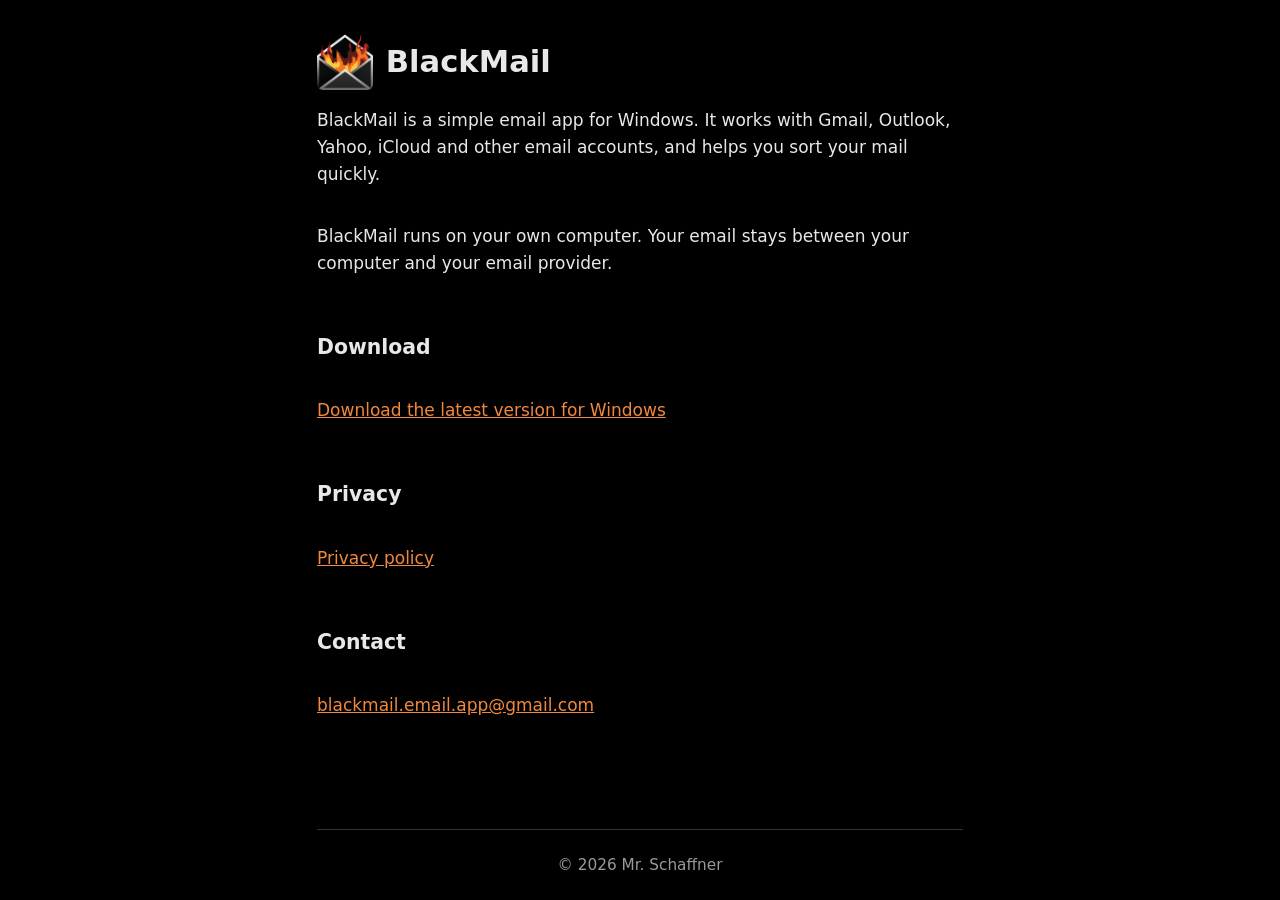
<file: docs/index.html>
<!doctype html>
<html lang="en">
<head>
  <meta charset="utf-8">
  <meta name="viewport" content="width=device-width, initial-scale=1">
  <title>BlackMail</title>
  <link rel="stylesheet" href="style.css">
</head>
<body>
  <header>
    <img src="logo.png" alt="">
    <h1>BlackMail</h1>
  </header>

  <p>BlackMail is a simple email app for Windows. It works with Gmail, Outlook, Yahoo, iCloud and other email
  accounts, and helps you sort your mail quickly.</p>

  <p>BlackMail runs on your own computer. Your email stays between your computer and your email provider.</p>

  <h2>Download</h2>
  <p><a href="https://github.com/MrSchaffner/blackmail-releases/releases/latest">Download the latest version for Windows</a></p>

  <h2>Privacy</h2>
  <p><a href="privacy.html">Privacy policy</a></p>

  <h2>Contact</h2>
  <p><a href="mailto:blackmail.email.app@gmail.com">blackmail.email.app@gmail.com</a></p>

  <footer>&copy; 2026 Mr. Schaffner</footer>
</body>
</html>
</file>
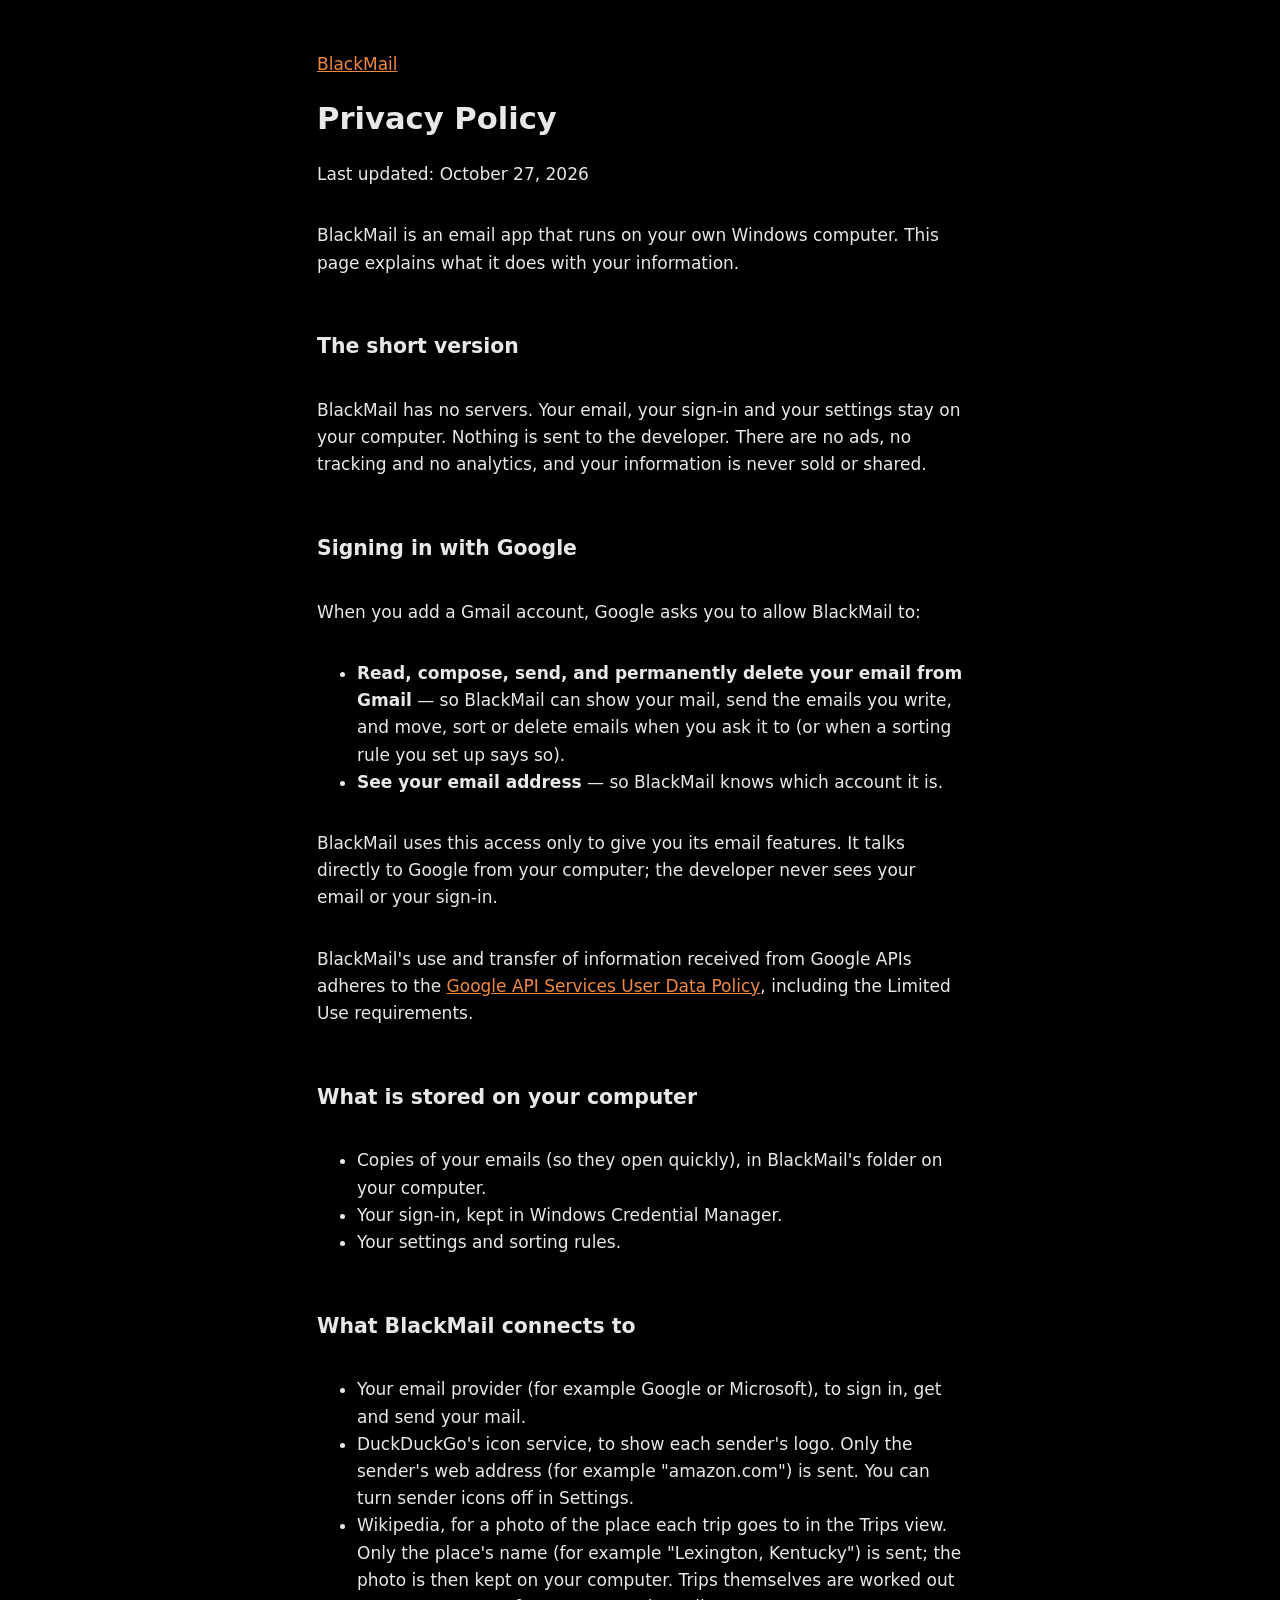
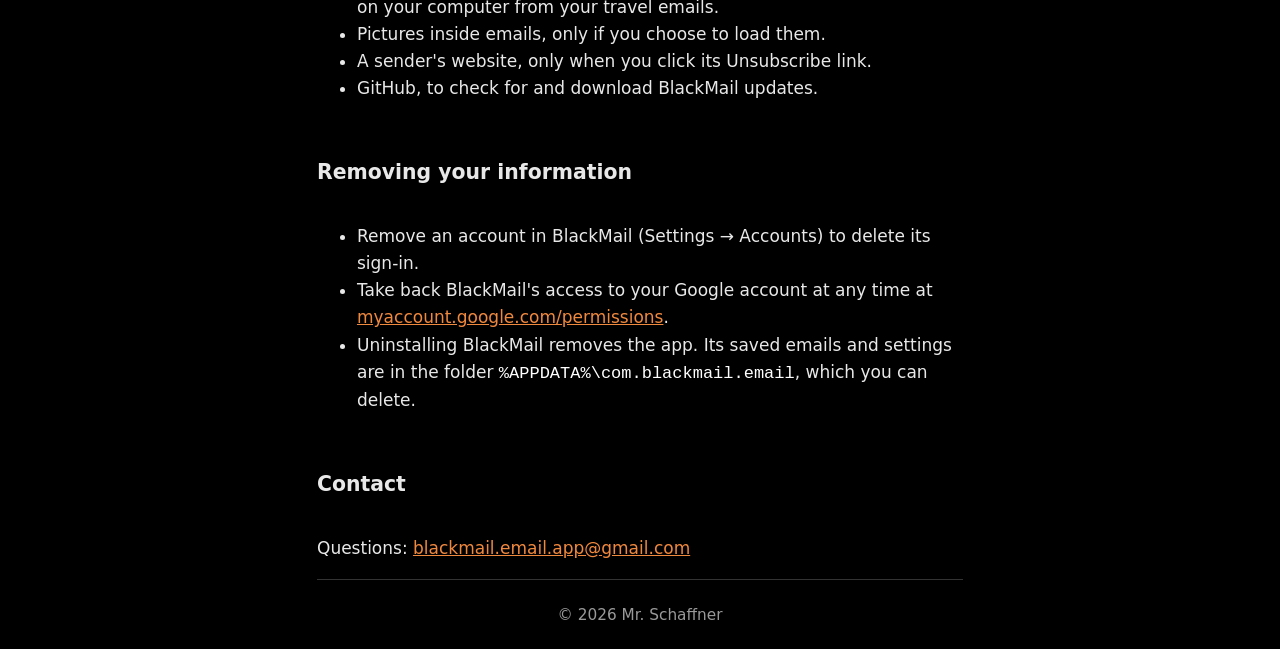
<file: docs/privacy.html>
<!doctype html>
<html lang="en">
<head>
  <meta charset="utf-8">
  <meta name="viewport" content="width=device-width, initial-scale=1">
  <title>BlackMail Privacy Policy</title>
  <link rel="stylesheet" href="style.css">
</head>
<body>
  <p><a href="index.html">BlackMail</a></p>
  <h1>Privacy Policy</h1>
  <p>Last updated: October 27, 2026</p>

  <p>BlackMail is an email app that runs on your own Windows computer. This page explains what it does with
  your information.</p>

  <h2>The short version</h2>
  <p>BlackMail has no servers. Your email, your sign-in and your settings stay on your computer. Nothing is sent
  to the developer. There are no ads, no tracking and no analytics, and your information is never sold or shared.</p>

  <h2>Signing in with Google</h2>
  <p>When you add a Gmail account, Google asks you to allow BlackMail to:</p>
  <ul>
    <li><strong>Read, compose, send, and permanently delete your email from Gmail</strong> &mdash; so BlackMail
    can show your mail, send the emails you write, and move, sort or delete emails when you ask it to (or when a
    sorting rule you set up says so).</li>
    <li><strong>See your email address</strong> &mdash; so BlackMail knows which account it is.</li>
  </ul>
  <p>BlackMail uses this access only to give you its email features. It talks directly to Google from your
  computer; the developer never sees your email or your sign-in.</p>
  <p>BlackMail's use and transfer of information received from Google APIs adheres to the
  <a href="https://developers.google.com/terms/api-services-user-data-policy">Google API Services User Data Policy</a>,
  including the Limited Use requirements.</p>

  <h2>What is stored on your computer</h2>
  <ul>
    <li>Copies of your emails (so they open quickly), in BlackMail's folder on your computer.</li>
    <li>Your sign-in, kept in Windows Credential Manager.</li>
    <li>Your settings and sorting rules.</li>
  </ul>

  <h2>What BlackMail connects to</h2>
  <ul>
    <li>Your email provider (for example Google or Microsoft), to sign in, get and send your mail.</li>
    <li>DuckDuckGo's icon service, to show each sender's logo. Only the sender's web address (for example
    "amazon.com") is sent. You can turn sender icons off in Settings.</li>
    <li>Wikipedia, for a photo of the place each trip goes to in the Trips view. Only the place's name (for
    example "Lexington, Kentucky") is sent; the photo is then kept on your computer. Trips themselves are worked
    out on your computer from your travel emails.</li>
    <li>Pictures inside emails, only if you choose to load them.</li>
    <li>A sender's website, only when you click its Unsubscribe link.</li>
    <li>GitHub, to check for and download BlackMail updates.</li>
  </ul>

  <h2>Removing your information</h2>
  <ul>
    <li>Remove an account in BlackMail (Settings &rarr; Accounts) to delete its sign-in.</li>
    <li>Take back BlackMail's access to your Google account at any time at
    <a href="https://myaccount.google.com/permissions">myaccount.google.com/permissions</a>.</li>
    <li>Uninstalling BlackMail removes the app. Its saved emails and settings are in the folder
    <code>%APPDATA%\com.blackmail.email</code>, which you can delete.</li>
  </ul>

  <h2>Contact</h2>
  <p>Questions: <a href="mailto:blackmail.email.app@gmail.com">blackmail.email.app@gmail.com</a></p>

  <footer>&copy; 2026 Mr. Schaffner</footer>
</body>
</html>
</file>
<file: docs/style.css>
/* BlackMail's website: one stylesheet for both pages. */
body {
  max-width: 40em;
  min-height: 100vh;
  box-sizing: border-box;
  display: flex;
  flex-direction: column; /* so the footer sits at the bottom of the page */
  margin: 0 auto;
  padding: 2em 1em 0;
  font-family: "Segoe UI", system-ui, sans-serif;
  font-size: 17px;
  line-height: 1.6;
  color: #e8e8e8;
  background: #000000;
}
html { background: #000000; }
header { display: flex; align-items: center; gap: 0.75em; }
header img { width: 56px; height: 56px; }
h1 { font-size: 1.8em; margin: 0; }
h2 { font-size: 1.2em; margin-top: 1.8em; }
a { color: #f0883e; }
code { color: #ffffff; }
footer {
  margin-top: auto; /* pushed to the bottom */
  padding: 1.5em 0;
  border-top: 1px solid #333333;
  text-align: center;
  font-size: 0.9em;
  color: #999999;
}
</file>
